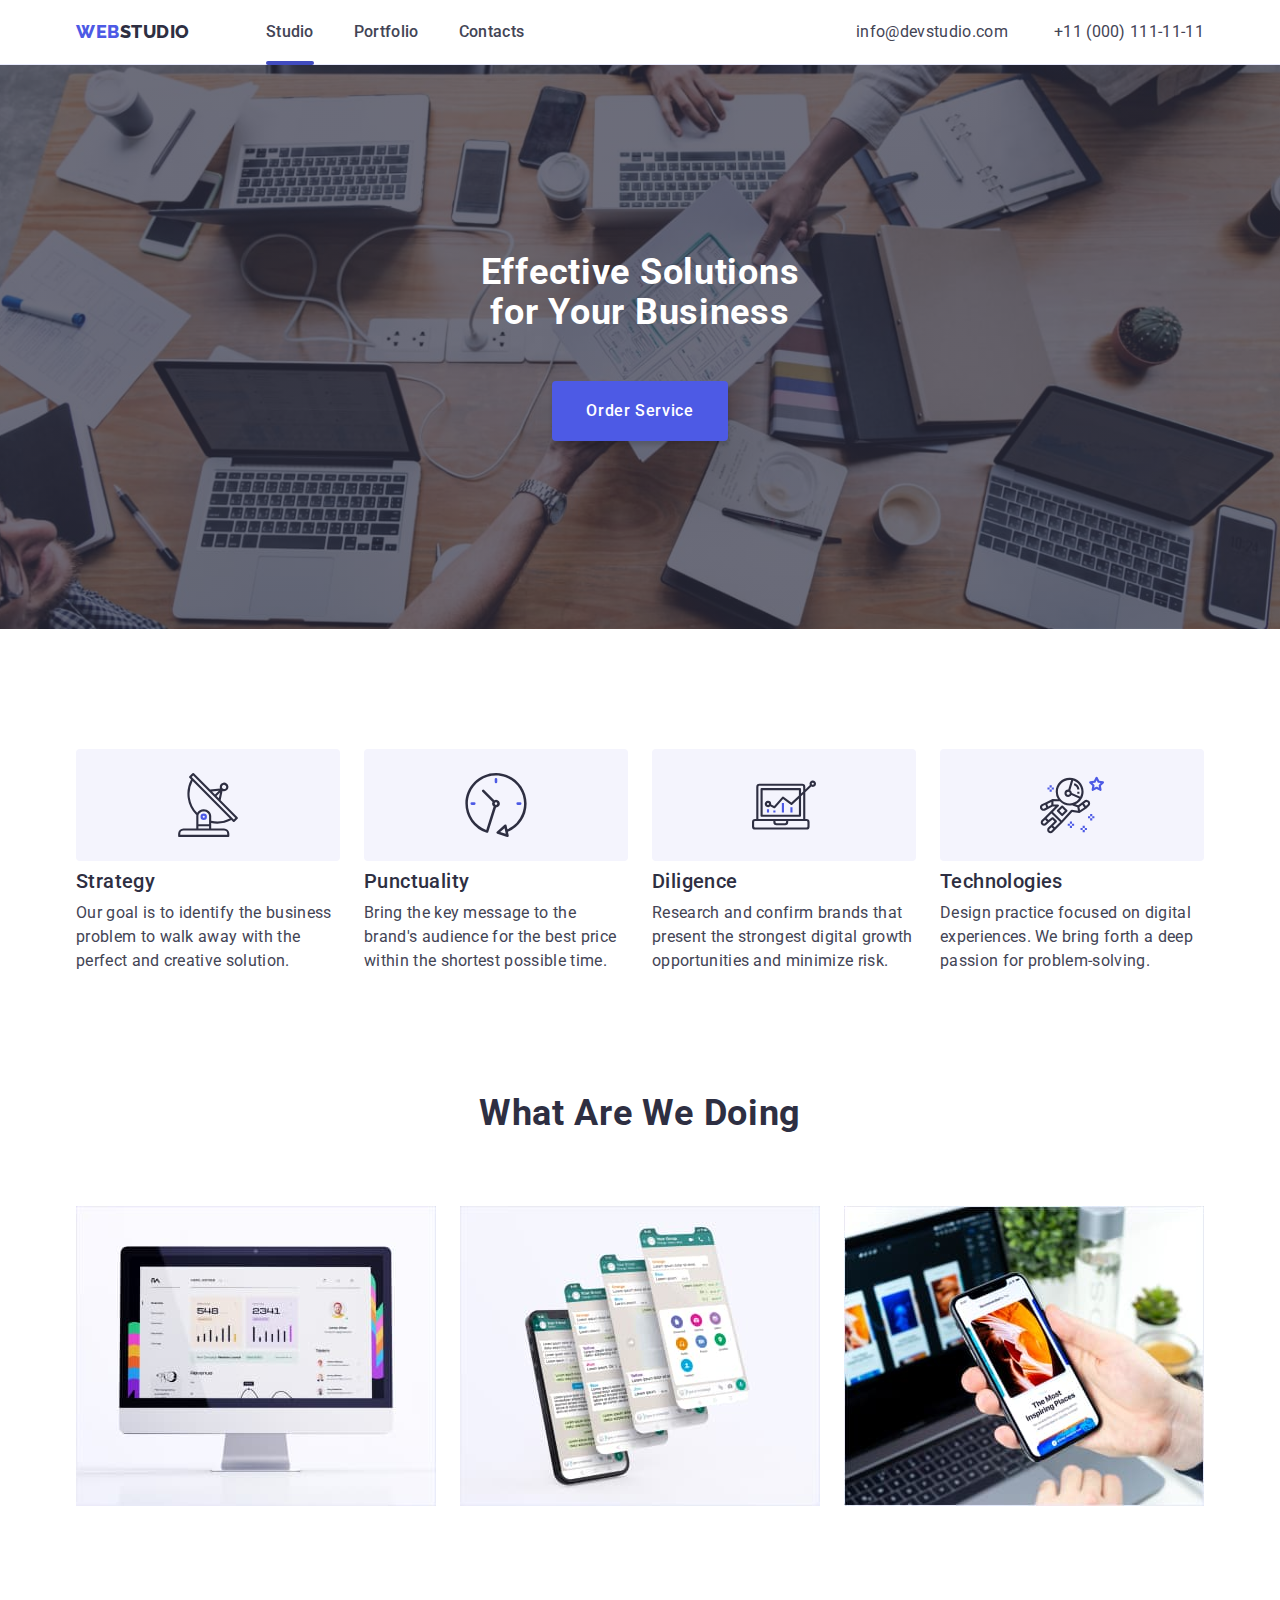
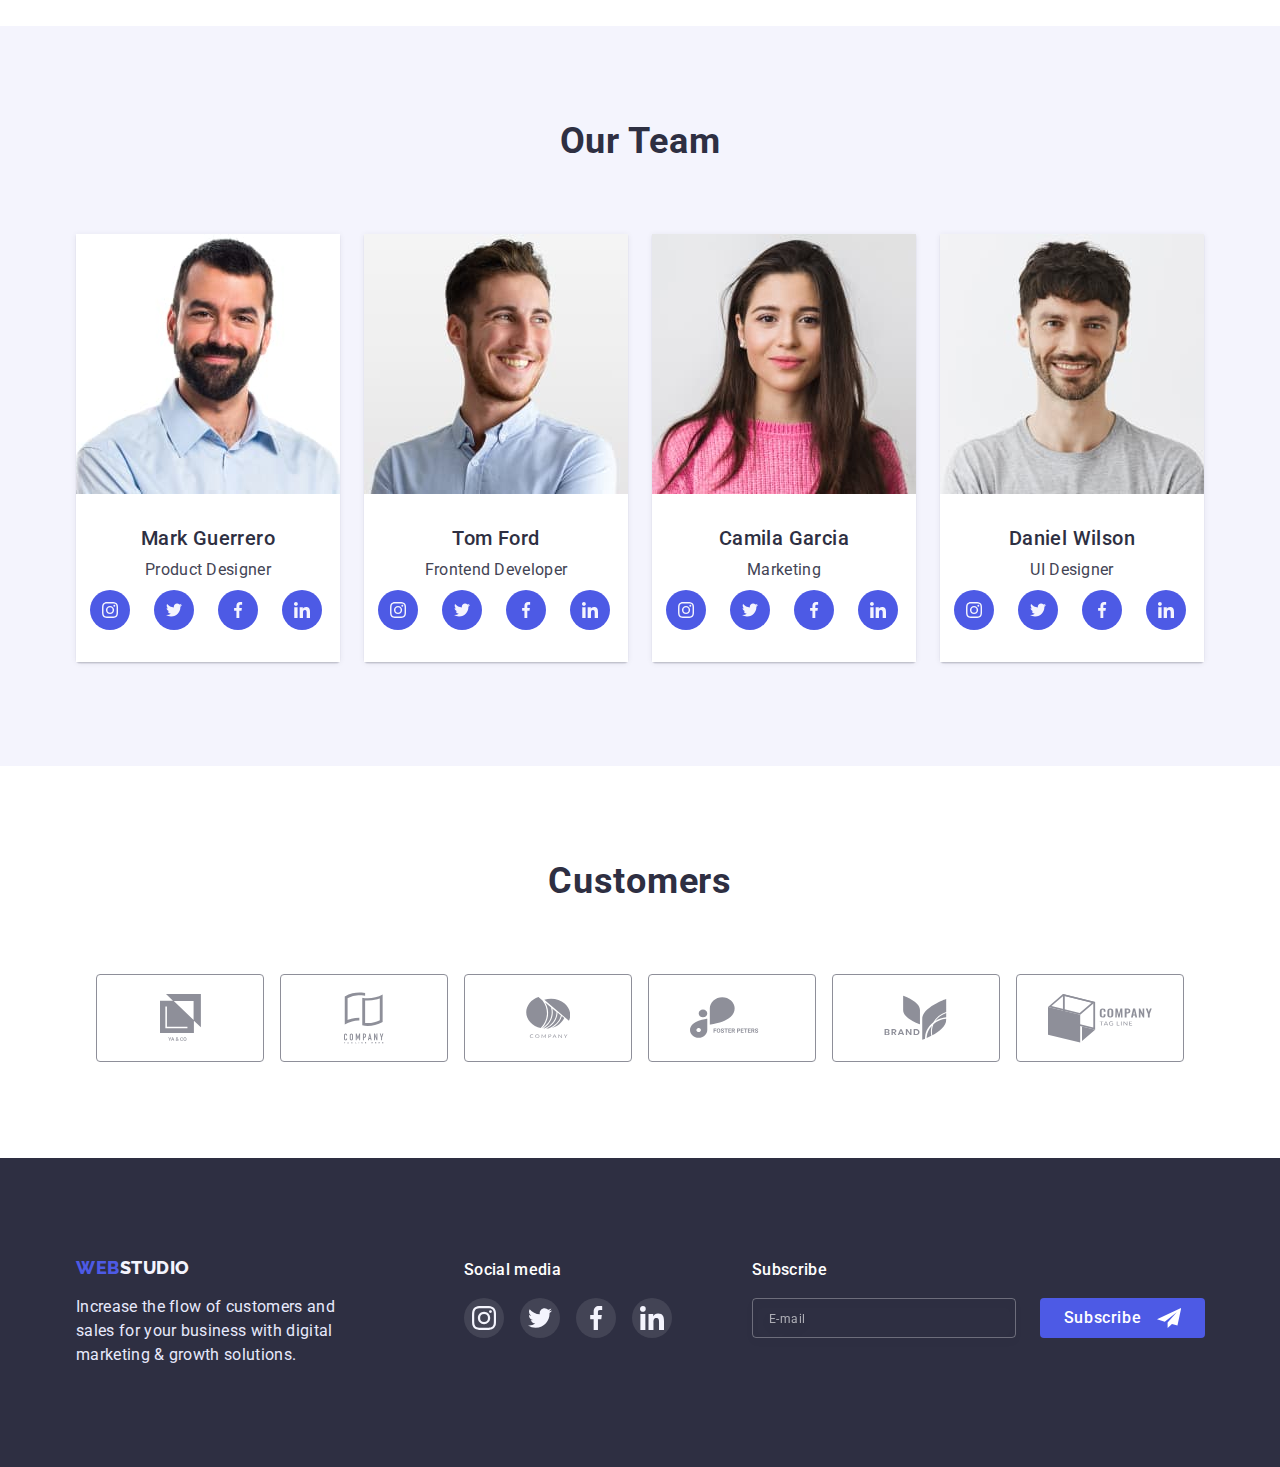
<file: index.html>
<!DOCTYPE html>
<html lang="en">
  <head>
    <meta charset="UTF-8" />
    <meta http-equiv="X-UA-Compatible" content="IE=edge" />
    <meta name="viewport" content="width=device-width, initial-scale=1.0" />
    <link rel="preconnect" href="https://fonts.googleapis.com" />
    <link rel="preconnect" href="https://fonts.gstatic.com" crossorigin />
    <link
      href="https://fonts.googleapis.com/css2?family=Raleway:wght@800&family=Roboto:wght@400;500;700;900&display=swap"
      rel="stylesheet"
    />
    <link
      rel="stylesheet"
      href="https://cdnjs.cloudflare.com/ajax/libs/modern-normalize/1.1.0/modern-normalize.min.css"
    />
    <link rel="stylesheet" href="./css/styles.css" />
    <title>Web Studio</title>
  </head>
  <body>
    <header class="header">
      <div class="container nav-wrap">
        <nav class="header-navigation nav-wrap">
          <a class="header-logo link item-link" href="./index.html"
            ><span class="logo-accent">Web</span>Studio</a
          >
          <ul class="header-list header-wrap">
            <li class="header-item list">
              <a
                class="header-link link item-link header-current"
                href="./index.html"
                >Studio
              </a>
            </li>
            <li class="header-item list">
              <a class="header-link link item-link" href="./portfolio.html"
                >Portfolio</a
              >
            </li>
            <li class="header-item list">
              <a class="header-link link item-link" href="">Contacts</a>
            </li>
          </ul>
        </nav>

        <address class="header-address">
          <ul class="header-address-list list header-wrap">
            <li class="address-item">
              <a
                class="header-address-link link item-link"
                href="mailto:info@devstudio.com"
                >info@devstudio.com</a
              >
            </li>
            <li class="address-item">
              <a
                class="header-address-link link item-link"
                href="tel:+110001111111"
                >+11 (000) 111-11-11</a
              >
            </li>
          </ul>
        </address>
      </div>

      <!-- mob-menu -->

      <div class="header-mobile container">
        <a class="header-logo link item-link" href="./index.html"
          ><span class="logo-accent">Web</span>Studio</a
        >
        <div class="button-mobile">
          <button type="button" class="menu-button" data-menu-open>
            <svg class="mobile-menu-icon" width="32" height="32">
              <use href="./images/icons.svg#hamburger"></use>
            </svg>
          </button>
        </div>
      </div>

      <div class="mobile-menu is-hidden" data-menu>
        <div class="container container-menu">
          <button type="button" class="close-menu-btn" data-menu-close>
            <svg class="open-mobile-menu-icon" width="8" height="8">
              <use href="./images/icons.svg#icon-modal-close"></use>
            </svg>
          </button>
          <div class="mobile-wrap">
            <ul class="mobile-nav list">
              <li class="mobile-nav-item">
                <a class="mobile-nav-link link" href="./index.html">Studio </a>
              </li>
              <li class="mobile-nav-item">
                <a class="mobile-nav-link link" href="./portfolio.html"
                  >Portfolio</a
                >
              </li>
              <li class="mobile-nav-item">
                <a class="mobile-nav-link link" href="">Contacts</a>
              </li>
            </ul>
          </div>
          <div class="mobile-wrap-bottom">
            <a class="mobile-menu-tel link" href="tel:+110001111111"
              >+11 (000) 111-11-11</a
            >
            <a class="mobile-menu-email link" href="mailto:info@devstudio.com"
              >info@devstudio.com</a
            >

            <ul class="mobile-soc-list list">
              <li class="mobile-soc-item">
                <a href="" class="mobile-soc-link link">
                  <svg class="team-soc-icon" width="24" height="24">
                    <use href="./images/icons.svg#icon-instagram"></use>
                  </svg>
                </a>
              </li>
              <li class="mobile-soc-item">
                <a href="" class="mobile-soc-link link">
                  <svg class="team-soc-icon" width="24" height="24">
                    <use href="./images/icons.svg#icon-twitter"></use>
                  </svg>
                </a>
              </li>
              <li class="mobile-soc-item">
                <a href="" class="mobile-soc-link link">
                  <svg class="team-soc-icon" width="24" height="24">
                    <use href="./images/icons.svg#icon-facebook"></use>
                  </svg>
                </a>
              </li>
              <li class="mobile-soc-item">
                <a href="" class="mobile-soc-link link">
                  <svg class="team-soc-icon" width="24" height="24">
                    <use href="./images/icons.svg#icon-linkedin"></use>
                  </svg>
                </a>
              </li>
            </ul>
          </div>
        </div>
      </div>
    </header>

    <main>
      <!--Hero block-->

      <section class="hero overlay">
        <div class="container">
          <h1 class="hero-title">Effective Solutions for Your Business</h1>
          <button class="hero-button" type="button" data-modal-open>
            Order Service
          </button>
        </div>
      </section>

      <!--Section 1-->

      <section class="features">
        <div class="container">
          <h2 class="features-title visually-hidden">Features</h2>
          <ul class="features-list list">
            <li class="features-item">
              <div class="features-icon-bg">
                <svg class="features-icon" width="64" height="64">
                  <use href="./images/icons.svg#icon-antenna"></use>
                </svg>
              </div>
              <h3 class="features-item-title">Strategy</h3>
              <p class="item-text features-item-text">
                Our goal is to identify the business problem to walk away with
                the perfect and creative solution.
              </p>
            </li>
            <li class="features-item">
              <div class="features-icon-bg">
                <svg class="features-icon" width="64" height="64">
                  <use href="./images/icons.svg#icon-clock"></use>
                </svg>
              </div>
              <h3 class="features-item-title">Punctuality</h3>
              <p class="item-text features-item-text">
                Bring the key message to the brand's audience for the best price
                within the shortest possible time.
              </p>
            </li>
            <li class="features-item">
              <div class="features-icon-bg">
                <svg class="features-icon" width="64" height="64">
                  <use href="./images/icons.svg#icon-diagram"></use>
                </svg>
              </div>
              <h3 class="features-item-title">Diligence</h3>
              <p class="item-text features-item-text">
                Research and confirm brands that present the strongest digital
                growth opportunities and minimize risk.
              </p>
            </li>
            <li class="features-item">
              <div class="features-icon-bg">
                <svg class="features-icon" width="64" height="64">
                  <use href="./images/icons.svg#icon-astronaut"></use>
                </svg>
              </div>
              <h3 class="features-item-title">Technologies</h3>
              <p class="item-text features-item-text">
                Design practice focused on digital experiences. We bring forth a
                deep passion for problem-solving.
              </p>
            </li>
          </ul>
        </div>
      </section>

      <!--Section 2-->

      <section class="about">
        <div class="container">
          <h2 class="section-title">What are we doing</h2>
          <ul class="about-list">
            <li class="about-list-item list">
              <img
                srcset="./images/img1.jpg 1x, ./images/img1-2x.jpg 2x"
                src="./images/img1.jpg"
                alt="Chart on computer monitor"
                width="360"
                height="300"
              />
            </li>
            <li class="about-list-item list">
              <img
                srcset="./images/img2.jpg 1x, ./images/img2-2x.jpg 2x"
                src="./images/img2.jpg"
                alt="Phone displays"
                width="360"
                height="300"
              />
            </li>
            <li class="about-list-item list">
              <img
                srcset="./images/img3.jpg 1x, ./images/img3-2x.jpg 2x"
                src="./images/img3.jpg"
                alt="Hand holding a smartphone"
                width="360"
                height="300"
              />
            </li>
          </ul>
        </div>
      </section>

      <!--Section 3-->

      <section class="team">
        <div class="container team-test">
          <h2 class="section-title team-title">Our Team</h2>
          <ul class="team-list list">
            <li class="team-list-item">
              <img
                src="./images/mark.jpg"
                srcset="./images/mark.jpg 1x, ./images/mark-2x.jpg 2x"
                width="264"
                alt="Mark Guerrero"
              />
              <div class="team-text-wraper">
                <h3 class="team-member-name">Mark Guerrero</h3>
                <p class="item-text">Product Designer</p>
                <ul class="team-soc-list list">
                  <li class="team-soc-item">
                    <a href="" class="team-soc-link link">
                      <svg class="team-soc-icon" width="16" height="16">
                        <use href="./images/icons.svg#icon-instagram"></use>
                      </svg>
                    </a>
                  </li>
                  <li class="team-soc-item">
                    <a href="" class="team-soc-link link">
                      <svg class="team-soc-icon" width="16" height="16">
                        <use href="./images/icons.svg#icon-twitter"></use>
                      </svg>
                    </a>
                  </li>
                  <li class="team-soc-item">
                    <a href="" class="team-soc-link link">
                      <svg class="team-soc-icon" width="16" height="16">
                        <use href="./images/icons.svg#icon-facebook"></use>
                      </svg>
                    </a>
                  </li>
                  <li class="team-soc-item">
                    <a href="" class="team-soc-link link">
                      <svg class="team-soc-icon" width="16" height="16">
                        <use href="./images/icons.svg#icon-linkedin"></use>
                      </svg>
                    </a>
                  </li>
                </ul>
              </div>
            </li>
            <li class="team-list-item">
              <img
                src="./images/tom.jpg"
                srcset="./images/tom.jpg 1x, ./images/tom-2x.jpg 2x"
                width="264"
                alt="Tom Ford"
              />
              <div class="team-text-wraper">
                <h3 class="team-member-name">Tom Ford</h3>
                <p class="item-text">Frontend Developer</p>
                <ul class="team-soc-list list">
                  <li class="team-soc-item">
                    <a href="" class="team-soc-link link">
                      <svg class="team-soc-icon" width="16" height="16">
                        <use href="./images/icons.svg#icon-instagram"></use>
                      </svg>
                    </a>
                  </li>
                  <li class="team-soc-item">
                    <a href="" class="team-soc-link link">
                      <svg class="team-soc-icon" width="16" height="16">
                        <use href="./images/icons.svg#icon-twitter"></use>
                      </svg>
                    </a>
                  </li>
                  <li class="team-soc-item">
                    <a href="" class="team-soc-link link">
                      <svg class="team-soc-icon" width="16" height="16">
                        <use href="./images/icons.svg#icon-facebook"></use>
                      </svg>
                    </a>
                  </li>
                  <li class="team-soc-item">
                    <a href="" class="team-soc-link link">
                      <svg class="team-soc-icon" width="16" height="16">
                        <use href="./images/icons.svg#icon-linkedin"></use>
                      </svg>
                    </a>
                  </li>
                </ul>
              </div>
            </li>

            <li class="team-list-item">
              <img
                src="./images/camila.jpg"
                srcset="./images/camila.jpg 1x, ./images/camila-2x.jpg 2x"
                width="264"
                alt="Camila Garcia"
              />
              <div class="team-text-wraper">
                <h3 class="team-member-name">Camila Garcia</h3>
                <p class="item-text">Marketing</p>
                <ul class="team-soc-list list">
                  <li class="team-soc-item">
                    <a href="" class="team-soc-link link">
                      <svg class="team-soc-icon" width="16" height="16">
                        <use href="./images/icons.svg#icon-instagram"></use>
                      </svg>
                    </a>
                  </li>
                  <li class="team-soc-item">
                    <a href="" class="team-soc-link link">
                      <svg class="team-soc-icon" width="16" height="16">
                        <use href="./images/icons.svg#icon-twitter"></use>
                      </svg>
                    </a>
                  </li>
                  <li class="team-soc-item">
                    <a href="" class="team-soc-link link">
                      <svg class="team-soc-icon" width="16" height="16">
                        <use href="./images/icons.svg#icon-facebook"></use>
                      </svg>
                    </a>
                  </li>
                  <li class="team-soc-item">
                    <a href="" class="team-soc-link link">
                      <svg class="team-soc-icon" width="16" height="16">
                        <use href="./images/icons.svg#icon-linkedin"></use>
                      </svg>
                    </a>
                  </li>
                </ul>
              </div>
            </li>

            <li class="team-list-item">
              <img
                src="./images/daniel.jpg"
                srcset="./images/daniel.jpg 1x, ./images/daniel-2x.jpg 2x"
                width="264"
                alt="Daniel Wilson"
              />
              <div class="team-text-wraper">
                <h3 class="team-member-name">Daniel Wilson</h3>
                <p class="item-text">UI Designer</p>
                <ul class="team-soc-list list">
                  <li class="team-soc-item">
                    <a href="" class="team-soc-link link">
                      <svg class="team-soc-icon" width="16" height="16">
                        <use href="./images/icons.svg#icon-instagram"></use>
                      </svg>
                    </a>
                  </li>
                  <li class="team-soc-item">
                    <a href="" class="team-soc-link link">
                      <svg class="team-soc-icon" width="16" height="16">
                        <use href="./images/icons.svg#icon-twitter"></use>
                      </svg>
                    </a>
                  </li>
                  <li class="team-soc-item">
                    <a href="" class="team-soc-link link">
                      <svg class="team-soc-icon" width="16" height="16">
                        <use href="./images/icons.svg#icon-facebook"></use>
                      </svg>
                    </a>
                  </li>
                  <li class="team-soc-item">
                    <a href="" class="team-soc-link link">
                      <svg class="team-soc-icon" width="16" height="16">
                        <use href="./images/icons.svg#icon-linkedin"></use>
                      </svg>
                    </a>
                  </li>
                </ul>
              </div>
            </li>
          </ul>
        </div>
      </section>

      <!-- Customers  -->

      <section class="customers">
        <div class="container">
          <h2 class="customers-title">Customers</h2>
          <ul class="customers-list list">
            <li class="customers-item">
              <a href="" class="customers-link link">
                <svg class="customers-icon" width="41" height="47">
                  <use href="./images/icons.svg#icon-client-one"></use>
                </svg>
              </a>
            </li>
            <li class="customers-item">
              <a href="" class="customers-link link">
                <svg class="customers-icon" width="40" height="52">
                  <use href="./images/icons.svg#icon-client-two"></use>
                </svg>
              </a>
            </li>
            <li class="customers-item">
              <a href="" class="customers-link link">
                <svg class="customers-icon" width="44" height="41">
                  <use href="./images/icons.svg#icon-client-three"></use>
                </svg>
              </a>
            </li>
            <li class="customers-item">
              <a href="" class="customers-link link">
                <svg class="customers-icon" width="84" height="41">
                  <use href="./images/icons.svg#icon-client-four"></use>
                </svg>
              </a>
            </li>
            <li class="customers-item">
              <a href="" class="customers-link link">
                <svg class="customers-icon" width="63" height="45">
                  <use href="./images/icons.svg#icon-client-five"></use>
                </svg>
              </a>
            </li>
            <li class="customers-item">
              <a href="" class="customers-link link">
                <svg class="customers-icon" width="104" height="56">
                  <use href="./images/icons.svg#icon-client-six"></use>
                </svg>
              </a>
            </li>
          </ul>
        </div>
      </section>

      <!-- Footer  -->

      <footer class="footer">
        <div class="container foot">
          <div class="footer-wrap">
            <a class="footer-logo link" href="./index.html"
              ><span class="logo-accent">Web</span>Studio</a
            >
            <p class="footer-text">
              Increase the flow of customers and sales for your business with
              digital marketing &#38; growth solutions.
            </p>
          </div>
          <div class="soc">
            <p class="footer-soc-text">Social media</p>
            <ul class="footer-soc-list list">
              <li class="footer-soc-item">
                <a href="" class="footer-soc-link link">
                  <svg class="footer-icon" width="24px" height="24px">
                    <use href="./images/icons.svg#icon-instagram"></use>
                  </svg>
                </a>
              </li>
              <li class="footer-soc-item">
                <a href="" class="footer-soc-link link">
                  <svg class="footer-icon" width="24px" height="24px">
                    <use href="./images/icons.svg#icon-twitter"></use>
                  </svg>
                </a>
              </li>
              <li class="footer-soc-item">
                <a href="" class="footer-soc-link link">
                  <svg class="footer-icon" width="24px" height="24px">
                    <use href="./images/icons.svg#icon-facebook"></use>
                  </svg>
                </a>
              </li>
              <li class="footer-soc-item">
                <a href="" class="footer-soc-link link">
                  <svg class="footer-icon" width="24px" height="24px">
                    <use href="./images/icons.svg#icon-linkedin"></use>
                  </svg>
                </a>
              </li>
            </ul>
          </div>
          <div class="footer-form">
            <p class="footer-form-text">Subscribe</p>
            <form class="form-container">
              <div class="footer-form-wrap">
                <label class="input-email" for="user-email"></label>
                <input
                  class="footer-input"
                  type="email"
                  id="user-email"
                  name="user-email"
                  placeholder="E-mail"
                />
              </div>
              <div class="btn-wrap">
                <button class="footer-form-btn" type="submit">
                  Subscribe
                  <svg class="footer-btn-icon" width="24" height="24">
                    <use href="./images/icons.svg#icon-icon-send"></use>
                  </svg>
                </button>
              </div>
            </form>
          </div>
        </div>
      </footer>

      <!-- BACKDROP -->

      <div class="backdrop is-hidden" data-modal>
        <div class="modal">
          <button type="button" class="modal-close-btn" data-modal-close>
            <svg class="modal-close-icon" width="8" height="8">
              <use href="./images/icons.svg#icon-modal-close"></use>
            </svg>
          </button>
          <p class="modal-title">
            Leave your contacts and we will call you back
          </p>
          <form>
            <div class="modal-field">
              <label class="input-text" for="user-name">Name</label>
              <div class="input-wrap">
                <input
                  class="modal-input"
                  type="text"
                  id="user-name"
                  name="user-nme"
                />
                <svg class="modal-icon" width="18" height="18">
                  <use href="./images/icons.svg#icon-person"></use>
                </svg>
              </div>
            </div>

            <div class="modal-field">
              <label class="input-text" for="user-phone">Phone</label>
              <div class="input-wrap">
                <input
                  class="modal-input"
                  type="phone"
                  id="user-phone"
                  name="user-phone"
                />
                <svg class="modal-icon" width="18" height="24">
                  <use href="./images/icons.svg#icon-phone"></use>
                </svg>
              </div>
            </div>

            <div class="modal-field">
              <label class="input-text" for="user-email">Email</label>
              <div class="input-wrap">
                <input
                  class="modal-input"
                  type="email"
                  id="user-email"
                  name="user-email"
                />
                <svg class="modal-icon" width="18" height="24">
                  <use href="./images/icons.svg#icon-email"></use>
                </svg>
              </div>
            </div>
            <div class="modal-field">
              <label class="input-text" for="user-text">Comment</label>
              <textarea
                name="user-text"
                id="user-text"
                class="modal-comment"
                placeholder="Text input"
              ></textarea>
            </div>
            <div class="modal-field">
              <input
                class="input-check visually-hidden"
                type="checkbox"
                id="policy"
                value="true"
              />
              <label for="policy" class="check-text">
                <span>
                  <svg class="check-icon" width="10" height="8">
                    <use href="./images/icons.svg#icon-check"></use>
                  </svg> </span
                >I accept the terms and conditions of the&nbsp
                <a class="policy-text" href="">Privacy Policy</a></label
              >
            </div>

            <button type="submit" class="submit-btn">Send</button>
          </form>
        </div>
      </div>
    </main>

    <script src="./js/modal.js"></script>
    <script src="./js/menu.js"></script>
  </body>
</html>
</file>
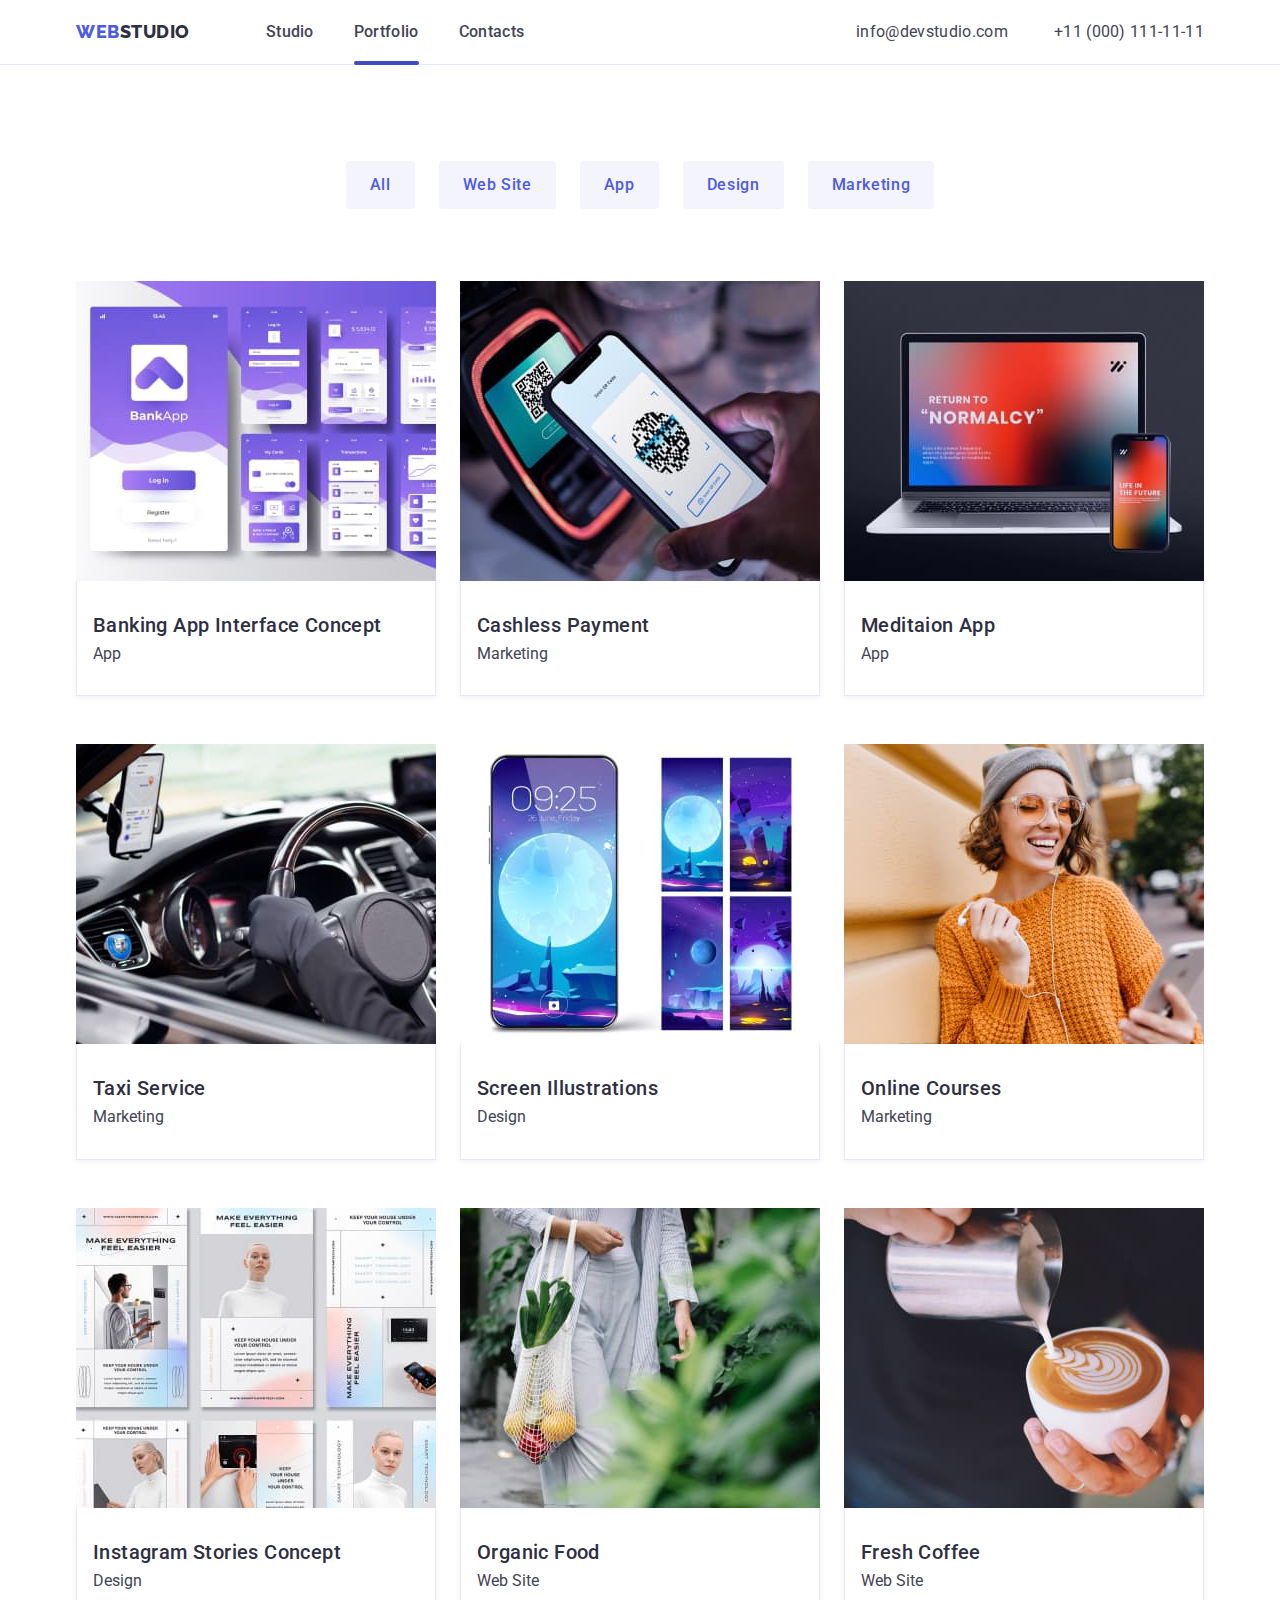
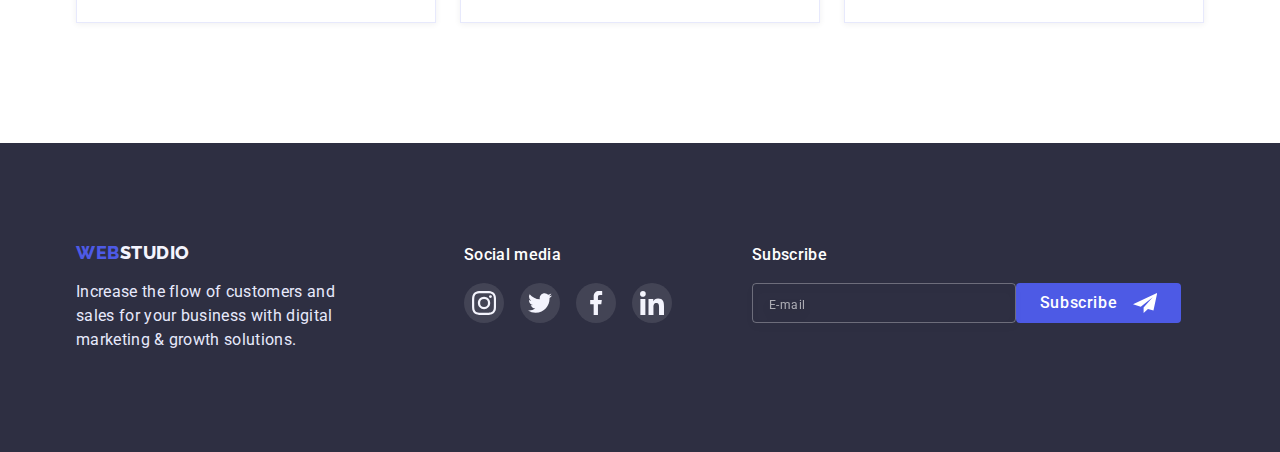
<file: portfolio.html>
<!DOCTYPE html>
<html lang="en">
  <head>
    <meta charset="UTF-8" />
    <meta http-equiv="X-UA-Compatible" content="IE=edge" />
    <meta name="viewport" content="width=device-width, initial-scale=1.0" />
    <link rel="preconnect" href="https://fonts.googleapis.com" />
    <link rel="preconnect" href="https://fonts.gstatic.com" crossorigin />
    <link
      href="https://fonts.googleapis.com/css2?family=Raleway:wght@900&family=Roboto:wght@400;500;700;900&display=swap"
      rel="stylesheet"
    />
    <link
      rel="stylesheet"
      href="https://cdnjs.cloudflare.com/ajax/libs/modern-normalize/1.1.0/modern-normalize.min.css"
    />
    <link rel="stylesheet" href="./css/styles.css" />
    <title>Web Studio</title>
  </head>
  <body>
    <header class="header"> 
      <div class="container nav-wrap">
        <nav class="header-navigation nav-wrap">
          <a class="header-logo link item-link" href="./index.html"
            ><span class="logo-accent">Web</span>Studio</a
          >
          <ul class="header-list header-wrap">
            <li class="header-item list">
              <a
                class="header-link link item-link"
                href="./index.html"
                >Studio
              </a>
            </li>
            <li class="header-item list">
              <a class="header-link link item-link header-current" href="./portfolio.html"
                >Portfolio</a
              >
            </li>
            <li class="header-item list">
              <a class="header-link link item-link" href="">Contacts</a>
            </li>
          </ul>
        </nav>
        
        <address class="header-address">
          <ul class="header-address-list list header-wrap">
            <li class="address-item">
              <a
                class="header-address-link link item-link"
                href="mailto:info@devstudio.com"
                >info@devstudio.com</a
              >
            </li>
            <li class="address-item">
              <a
                class="header-address-link link item-link"
                href="tel:+110001111111"
                >+11 (000) 111-11-11</a
              >
            </li>
          </ul>
        </address>
      </div>

      <!-- mob-menu -->

      <div class="header-mobile container">
      <a class="header-logo link item-link" href="./index.html"
            ><span class="logo-accent">Web</span>Studio</a
          >
          <div class="button-mobile">
          <button type="button" class="menu-button" data-menu-open>
            <svg class="mobile-menu-icon" width="32" height="32">
              <use href="./images/icons.svg#hamburger"></use>
            </svg>
          </button>
          </div>
      </div>
      
      <div class="mobile-menu is-hidden" data-menu>
        <div class="container">
            <button type="button" class="close-menu-btn" data-menu-close>
            <svg class="open-mobile-menu-icon" width="8" height="8">
              <use href="./images/icons.svg#icon-modal-close"></use>
            </svg>
          </button>
          <div class="mobile-wrap">
          <ul class="mobile-nav list">
            <li class="mobile-nav-item"><a
                class="mobile-nav-link link"
                href="./index.html"
                >Studio
              </a></li>
            <li class="mobile-nav-item"><a class="mobile-nav-link link" href="./portfolio.html"
                >Portfolio</a
              ></li>
            <li class="mobile-nav-item"><a class="mobile-nav-link link" href="">Contacts</a></li>
          </ul>
          </div>
          <div class="mobile-wrap-bottom">
          <a
                class="mobile-menu-tel link"
                href="tel:+110001111111"
                >+11 (000) 111-11-11</a
              >
          <a
                class="mobile-menu-email link"
                href="mailto:info@devstudio.com"
                >info@devstudio.com</a
              >
              

              <ul class="mobile-soc-list list">
                  <li class="mobile-soc-item">
                    <a href="" class="mobile-soc-link link">
                      <svg class="team-soc-icon" width="24" height="24">
                        <use href="./images/icons.svg#icon-instagram"></use>
                      </svg>
                    </a>
                  </li>
                  <li class="mobile-soc-item">
                    <a href="" class="mobile-soc-link link">
                      <svg class="team-soc-icon" width="24" height="24">
                        <use href="./images/icons.svg#icon-twitter"></use>
                      </svg>
                    </a>
                  </li>
                  <li class="mobile-soc-item">
                    <a href="" class="mobile-soc-link link">
                      <svg class="team-soc-icon" width="24" height="24">
                        <use href="./images/icons.svg#icon-facebook"></use>
                      </svg>
                    </a>
                  </li>
                  <li class="mobile-soc-item">
                    <a href="" class="mobile-soc-link link">
                      <svg class="team-soc-icon" width="24" height="24">
                        <use href="./images/icons.svg#icon-linkedin"></use>
                      </svg>
                    </a>
                  </li>
                </ul>
                </div>
                </div>
          </div>
    </header>
    <main>
      <!-- Filter -->
      <section class="filter">
        <div class="container">
          <ul class="filter-list list">
            <li class="filter-list-item">
              <button type="button" class="filter-list-button">All</button>
            </li>
            <li class="filter-list-item">
              <button type="button" class="filter-list-button">Web Site</button>
            </li>
            <li class="filter-list-item">
              <button type="button" class="filter-list-button">App</button>
            </li>
            <li class="filter-list-item">
              <button type="button" class="filter-list-button">Design</button>
            </li>
            <li class="filter-list-item">
              <button type="button" class="filter-list-button">
                Marketing
              </button>
            </li>
          </ul>
        </div>

        <!-- GALLERY -->

        <div class="container">
          <h1 class="our-work-title visually-hidden">Our work</h1>
          <ul class="our-work-list list">
            <li class="our-work-list-item">
              <div class="our-work-overlay">
                <picture>
                  <source srcset="./images/banking-app.jpg 1x, ./images/banking-app-2x.jpg 2x"
                  media="(min-width: 1200px)">
                  <source srcset="./images/banking-app-tablet.jpg 1x, ./images/banking-app-tablet-2x.jpg 2x"
                  media="(min-width: 768px)" >
                  <source srcset="./images/banking-app-mobile.jpg 1x, ./images/banking-app-mobile-2x.jpg 2x"
                  media="(max-width: 767px)" >
                  <img
                  src="./images/banking-app.jpg"
                  alt="Interface of the Baking App"
                />
                </picture>
                <p class="our-work-overlay-text">
                  14 Stylish and User-Friendly App Design Concepts · Task
                  Manager App · Calorie Tracker App · Exotic Fruit Ecommerce App
                  · Cloud Storage App
                </p>
              </div>

              <div class="our-work-text-wrap">
                <h2 class="our-work-item-title">
                  Banking App Interface Concept
                </h2>
                <p class="our-work-item-text">App</p>
              </div>
            </li>
            <li class="our-work-list-item">
              <div class="our-work-overlay">
                <picture>
                  <source srcset="./images/cashless-payment.jpg 1x, ./images/cashless-payment-2x.jpg 2x"
                  media="(min-width: 1200px)">
                  <source srcset="./images/cashless-payment-tablet.jpg 1x, ./images/cashless-payment-tablet-2x.jpg 2x"
                  media="(min-width: 768px)">
                  <source srcset="./images/cashless-payment-mobile.jpg 1x, ./images/cashless-payment-mobile-2x.jpg 2x"
                  media="(max-width: 767px)">
                  <img
                  src="./images/cashless-payment.jpg"
                  alt="Paymant made without via phone" 
                />
                </picture>
                
              <p class="our-work-overlay-text">
                  14 Stylish and User-Friendly App Design Concepts · Task
                  Manager App · Calorie Tracker App · Exotic Fruit Ecommerce App
                  · Cloud Storage App
                </p>
              </div>
              <div class="our-work-text-wrap">
                <h2 class="our-work-item-title">Cashless Payment</h2>
                <p class="our-work-item-text">Marketing</p>
              </div>
            </li>
            <li class="our-work-list-item">
              <div class="our-work-overlay">
                <picture>
                  <source srcset="./images/meditation-app.jpg 1x, ./images/meditation-app-2x.jpg 2x"
                  media="(min-width: 1200px)">
                  <source srcset="./images/meditation-app-tablet.jpg 1x, ./images/meditation-app-tablet-2x.jpg 2x"
                  media="(min-width: 768px)">
                  <source srcset="./images/meditation-app-mobile.jpg 1x, ./images/meditation-app-mobile-2x.jpg 2x"
                  media="(max-width: 767px)">
                  <img
                  src="./images/meditation-app.jpg"
                  alt="Meditation App advertisment"
                />
                </picture>
                
                <p class="our-work-overlay-text">
                  14 Stylish and User-Friendly App Design Concepts · Task
                  Manager App · Calorie Tracker App · Exotic Fruit Ecommerce App
                  · Cloud Storage App
                </p>
              </div>
              <div class="our-work-text-wrap">
                <h2 class="our-work-item-title">Meditaion App</h2>
                <p class="our-work-item-text">App</p>
              </div>
            </li>
            <li class="our-work-list-item">
              <div class="our-work-overlay">
                <picture>
                  <source srcset="./images/taxi-service.jpg 1x, ./images/taxi-service-2x.jpg 2x"
                  media="(min-width: 1200px)">
                  <source srcset="./images/taxi-service-tablet.jpg 1x, ./images/taxi-service-tablet-2x.jpg 2x"
                  media="(min-width: 768px)">
                  <source srcset="./images/taxi-service-mobile.jpg 1x, ./images/taxi-service-mobile-2x.jpg 2x"
                  media="(max-width: 767px)">
                  <img src="./images/taxi-service.jpg" alt="Taxi" />
                </picture>
                
                <p class="our-work-overlay-text">
                  14 Stylish and User-Friendly App Design Concepts · Task
                  Manager App · Calorie Tracker App · Exotic Fruit Ecommerce App
                  · Cloud Storage App
                </p>
              </div>

              <div class="our-work-text-wrap">
                <h2 class="our-work-item-title">Taxi Service</h2>
                <p class="our-work-item-text">Marketing</p>
              </div>
            </li>
            <li class="our-work-list-item">
              <div class="our-work-overlay">
                <picture>
                  <source srcset="./images/screen-illustrations.jpg 1x, ./images/screen-illustrations-2x.jpg 2x"
                  media="(min-width: 1200px)">
                  <source srcset="./images/screen-illustrations-tablet.jpg 1x, ./images/screen-illustrations-tablet-2x.jpg 2x"
                  media="(min-width: 768px)">
                  <source srcset="./images/screen-illustrations-mobile.jpg 1x, ./images/screen-illustrations-mobile-2x.jpg 2x"
                  media="(max-width: 767px)">
                  <img
                  src="./images/screen-illustrations.jpg"
                  alt="Illustrations on the screen"
                
                />
                </picture>
                
                <p class="our-work-overlay-text">
                  14 Stylish and User-Friendly App Design Concepts · Task
                  Manager App · Calorie Tracker App · Exotic Fruit Ecommerce App
                  · Cloud Storage App
                </p>
              </div>
              <div class="our-work-text-wrap">
                <h2 class="our-work-item-title">Screen Illustrations</h2>
                <p class="our-work-item-text">Design</p>
              </div>
            </li>
            <li class="our-work-list-item">
              <div class="our-work-overlay">
                <picture>
                  <source srcset="./images/online-cources.jpg 1x, ./images/online-cources-2x.jpg 2x"
                  media="(min-width: 1200px)">
                  <source srcset="./images/online-cources-tablet.jpg 1x, ./images/online-cources-tablet-2x.jpg 2x"
                  media="(min-width: 768px)">
                  <source srcset="./images/online-cources-mobile.jpg 1x, ./images/online-cources-mobile-2x.jpg 2x"
                  media="(max-width: 767px)">
                  <img
                  src="./images/online-cources.jpg"
                  alt="A smiling woman is taking online cources"
                  
                />
                </picture>
          
                <p class="our-work-overlay-text">
                  14 Stylish and User-Friendly App Design Concepts · Task
                  Manager App · Calorie Tracker App · Exotic Fruit Ecommerce App
                  · Cloud Storage App
                </p>
              </div>
              <div class="our-work-text-wrap">
                <h2 class="our-work-item-title">Online Courses</h2>
                <p class="our-work-item-text">Marketing</p>
              </div>
            </li>
            <li class="our-work-list-item">
              <div class="our-work-overlay">
                <picture>
                  <source srcset="./images/insta-concept.jpg 1x, ./images/insta-concept-2x.jpg 2x"
                  media="(min-width: 1200px)">
                  <source srcset="./images/insta-concept-tablet.jpg 1x, ./images/insta-concept-tablet-2x.jpg 2x"
                  media="(min-width: 768px)">
                  <source srcset="./images/insta-concept-mobile.jpg 1x, ./images/insta-concept-mobile-2x.jpg 2x"
                  media="(max-width: 767px)">
                  <img
                  src="./images/insta-concept.jpg"
                  alt="Concepts for instagram stories displayed"
    
                />
                </picture>
                
                <p class="our-work-overlay-text">
                  14 Stylish and User-Friendly App Design Concepts · Task
                  Manager App · Calorie Tracker App · Exotic Fruit Ecommerce App
                  · Cloud Storage App
                </p>
              </div>
              <div class="our-work-text-wrap">
                <h2 class="our-work-item-title">Instagram Stories Concept</h2>
                <p class="our-work-item-text">Design</p>
              </div>
            </li>
            <li class="our-work-list-item">
              <div class="our-work-overlay">
                <picture>
                  <source srcset="./images/organic-food.jpg 1x, ./images/organic-food-2x.jpg 2x"
                  media="(min-width: 1200px)">
                  <source srcset="./images/organic-food-tablet.jpg 1x, ./images/organic-food-tablet-2x.jpg 2x"
                  media="(min-width: 768px)">
                  <source srcset="./images/organic-food-mobile.jpg 1x, ./images/organic-food-mobile-2x.jpg 2x"
                  media="(max-width: 767px)">
                  <img
                  src="./images/organic-food.jpg"
                  alt="A woman with a bag of fruits and greens"
                  
                />
                </picture>
            
                <p class="our-work-overlay-text">
                  14 Stylish and User-Friendly App Design Concepts · Task
                  Manager App · Calorie Tracker App · Exotic Fruit Ecommerce App
                  · Cloud Storage App
                </p>
              </div>
              <div class="our-work-text-wrap">
                <h2 class="our-work-item-title">Organic Food</h2>
                <p class="our-work-item-text">Web Site</p>
              </div>
            </li>
            <li class="our-work-list-item">
              <div class="our-work-overlay">
                <picture>
                  <source srcset="./images/fresh-coffee.jpg 1x, ./images/fresh-coffee-2x.jpg 2x"
                  media="(min-width: 1200px)">
                  <source srcset="./images/fresh-coffee-tablet.jpg 1x, ./images/fresh-coffee-tablet-2x.jpg 2x"
                  media="(min-width: 768px)">
                  <source srcset="./images/fresh-coffee-mobile.jpg 1x, ./images/fresh-coffee-mobile-2x.jpg 2x"
                  media="(max-width: 767px)">
                  <img
                  src="./images/fresh-coffee.jpg"
                  alt="Coffee art"
                  
                />
                </picture>
                
                <p class="our-work-overlay-text">
                  14 Stylish and User-Friendly App Design Concepts · Task
                  Manager App · Calorie Tracker App · Exotic Fruit Ecommerce App
                  · Cloud Storage App
                </p>
              </div>
              <div class="our-work-text-wrap">
                <h2 class="our-work-item-title">Fresh Coffee</h2>
                <p class="our-work-item-text">Web Site</p>
              </div>
            </li>
          </ul>
        </div>
      </section>
    </main>

   <footer class="footer">
        <div class="container foot">
          <div class="footer-wrap">
            <a class="footer-logo link" href="./index.html"
              ><span class="logo-accent">Web</span>Studio</a
            >
            <p class="footer-text">
              Increase the flow of customers and sales for your business with
              digital marketing &#38; growth solutions.
            </p>
          </div>
          <div class="soc">
            <p class="footer-soc-text">Social media</p>
            <ul class="footer-soc-list list">
              <li class="footer-soc-item">
                <a href="" class="footer-soc-link link">
                  <svg class="footer-icon" width="24px" height="24px">
                    <use href="./images/icons.svg#icon-instagram"></use>
                  </svg>
                </a>
              </li>
              <li class="footer-soc-item">
                <a href="" class="footer-soc-link link">
                  <svg class="footer-icon" width="24px" height="24px">
                    <use href="./images/icons.svg#icon-twitter"></use>
                  </svg>
                </a>
              </li>
              <li class="footer-soc-item">
                <a href="" class="footer-soc-link link">
                  <svg class="footer-icon" width="24px" height="24px">
                    <use href="./images/icons.svg#icon-facebook"></use>
                  </svg>
                </a>
              </li>
              <li class="footer-soc-item">
                <a href="" class="footer-soc-link link">
                  <svg class="footer-icon" width="24px" height="24px">
                    <use href="./images/icons.svg#icon-linkedin"></use>
                  </svg>
                </a>
              </li>
            </ul>
          </div>
          <div class="footer-form">
            <p class="footer-form-text">Subscribe</p>
            <form>
              <div class="footer-form-wrap">
              <label class="input-email" for="user-email"></label>
              <input
                class="footer-input"
                type="email"
                id="user-email"
                name="user-email"
                placeholder="E-mail"
              />
              <div class="btn-wrap">
            <button class="footer-form-btn" type="submit">Subscribe
              <svg class="footer-btn-icon" width="24" height="24">
                  <use href="./images/icons.svg#icon-icon-send"></use>
                </svg>
            </button>
            </div>
            
            </form>
            </div>
          </div>
        </div>
      </footer>

      <script src="./js/menu.js"></script>

  </body>
</html>
</file>
<file: css/styles.css>
:root {
  --main-title-color: #2e2f42;
  --main-text-color: #434455;
  --secondary-title-color: #ffffff;
  --main-button-text-color: #ffffff;
  --secondary-button-text-color: #4d5ae5;
  --main-accent-color: #404bbf;
  --main-background-color: #ffffff;
  --secondary-background-color: #2e2f42;
  --footer-text-color: #e7e9fc;
  --filter-btn-color: #f4f4fd;
  --secondary-backgroud-btn-color: #4d5ae5;
  --logo-accent-footer: #f4f4fd;
  --common-background-collor: #f4f4fd;
  --hover-soc-btn-color: #31d0aa;
  --logo-elements-color: #8e8f99;
  --overlay-card-color: #4d5ae5;
  --transition-timing-function: cubic-bezier(0.4, 0, 0.2, 1);
  --checkbox-text-color: #757575;
  --icon-color: #f4f4fd;
}

html {
  box-sizing: border-box;
}

ul {
  margin: 0;
  padding: 0;
}

img {
  display: block;
  max-width: 100%;
  height: auto;
}

h1,
h2,
h3,
h4,
h5,
h6,
p {
  margin: 0;
}

body {
  font-family: 'Roboto', sans-serif;
  color: var(--main-text-color);
  background-color: var(--main-background-color);
}

.link {
  text-decoration: none;
}
.list {
  list-style: none;
}

.no-scroll {
  overflow: hidden;
}

.container {
  padding-left: 15px;
  padding-right: 15px;
}

@media screen and (min-width: 480px) {
  .container {
    width: 428px;
    margin: auto;
  }
}

@media screen and (min-width: 768px) {
  .container {
    width: 766px;
  }
}

@media screen and (min-width: 1200px) {
  .container {
    width: 1158px;
  }
}

.item-text {
  font-size: 16px;
  line-height: 1.5;
  letter-spacing: 0.02em;
  color: var(--main-text-color);
}

.section-title {
  margin-bottom: 72px;

  font-weight: 700;
  font-size: 36px;
  line-height: 1.11;
  letter-spacing: 0.02em;
  text-transform: capitalize;
  color: var(--main-title-color);
  text-align: center;
}

.visually-hidden {
  position: absolute;
  white-space: nowrap;
  width: 1px;
  height: 1px;
  overflow: hidden;
  border: 0;
  padding: 0;
  clip: rect(0 0 0 0);
  clip-path: inset(50%);
  margin: -1px;
}

/* -----------------HEADER--------------------- */

@media screen and (max-width: 767px) {
  .header-navigation {
    display: none;
  }

  .header-address-list {
    display: none;
  }

  .header-mobile {
    display: flex;
    align-items: center;
    justify-content: space-between;
    padding-top: 24px;
    padding-bottom: 24px;

    border-bottom: 1px solid #e7e9fc;
  }

  .header-logo {
    font-family: 'Raleway';
    font-weight: 800;
    font-size: 18px;
    line-height: 1.33;
    letter-spacing: 0.03em;
    text-transform: uppercase;
    color: var(--main-title-color);
  }

  .logo-accent {
    color: var(--secondary-button-text-color);
  }

  /* mob-menu */

  .menu-button {
    background: transparent;
    border: none;
  }

  .mobile-menu {
    width: 100%;
    height: 100%;
    z-index: 1;
    position: fixed;
    top: 0;
    background-color: var(--main-background-color);
    transition: 250ms var(--transition-timing-function);
  }

  .mobile-menu > .container {
    height: 100%;
    display: flex;
    flex-direction: column;
    overflow: auto;
  }

  .mobile-wrap-bottom {
    margin-top: auto;
  }

  .container-menu {
    position: relative;
  }

  .close-menu-btn {
    top: 40px;
    right: 24px;
    position: absolute;
    width: 24px;
    height: 24px;
    background: #e7e9fc;
    border: 1px solid rgba(0, 0, 0, 0.1);
    border-radius: 50%;
    display: flex;
    justify-content: center;
    align-items: center;
    margin-left: auto;
    cursor: pointer;
    padding: 0;
    margin-bottom: 32px;

    transition-property: background-color;
    transition-duration: 250ms;
    transition-timing-function: var(--transition-timing-function);
  }

  .close-menu-btn:focus,
  .close-menu-btn:active {
    fill: #e7e9fc;
    background-color: var(--main-accent-color);
    outline: none;
  }

  .mobile-nav {
    margin-bottom: 200px;
    margin-top: 80px;
  }

  .mobile-nav-link {
    font-weight: 700;
    font-size: 36px;
    line-height: 1.11;
    letter-spacing: 0.02em;
    color: var(--main-title-color);
    padding-left: 24px;
  }

  .mobile-nav-link:focus {
    color: var(--main-accent-color);
    outline: none;
  }

  .mobile-nav-item:not(:last-child) {
    margin-bottom: 40px;
  }

  .mobile-menu-tel {
    font-weight: 700;
    font-size: 36px;
    line-height: 1.11;
    letter-spacing: 0.02em;
    color: var(--secondary-button-text-color);
    margin-bottom: 40px;
    display: block;
    padding-left: 24px;
  }

  .mobile-menu-tel:focus {
    outline: none;
  }

  .mobile-menu-email {
    display: block;
    font-weight: 500;
    font-size: 20px;
    line-height: 24px;
    letter-spacing: 0.02em;
    color: var(--main-text-color);
    margin-bottom: 48px;
    padding-left: 24px;
  }

  .mobile-menu-email:focus {
    color: var(--main-accent-color);
    outline: none;
  }

  .mobile-soc-list {
    display: flex;
    justify-content: space-around;
    margin-bottom: 40px;
  }

  .mobile-soc-item {
    width: 40px;
    height: 40px;
  }

  .mobile-soc-link {
    display: flex;
    justify-content: center;
    align-items: center;
    border-radius: 50%;
    width: 100%;
    height: 100%;
    background-color: var(--secondary-backgroud-btn-color);
  }

  .mobile-soc-link:focus {
    background: var(--main-accent-color);
    outline: none;
  }
}

@media screen and (min-width: 768px) {
  .header-mobile {
    display: none;
  }

  .mobile-menu {
    display: none;
  }

  .header {
    border-bottom: 1px solid #e7e9fc;
  }

  .header-logo {
    font-family: 'Raleway';
    font-weight: 800;
    font-size: 18px;
    line-height: 1.33;
    letter-spacing: 0.03em;
    text-transform: uppercase;
    color: var(--main-title-color);
  }

  .logo-accent {
    color: var(--secondary-button-text-color);
  }

  .nav-wrap {
    display: flex;
    align-items: center;
  }

  .header-link {
    font-weight: 500;
    font-size: 16px;
    line-height: 1.5;
    letter-spacing: 0.02em;
    color: var(--main-text-color);

    transition-property: color;
    transition-duration: 250ms;
    transition-timing-function: var(--transition-timing-function);
  }

  .header-current {
    position: relative;
  }

  .header-current::after {
    position: absolute;
    left: 0;
    bottom: -4px;
    content: '';
    display: block;
    width: 100%;
    height: 4px;
    background-color: var(--main-accent-color);
    border-radius: 2px;
  }

  .header-logo {
    margin-right: 76px;
  }

  .item-link {
    padding-top: 20px;
    padding-bottom: 20px;
  }

  .header-list {
    display: flex;
    gap: 40px;
  }

  .header-address {
    margin-left: auto;
  }

  .header-link:hover,
  .header-link:focus {
    color: var(--main-accent-color);
  }

  .header-address-link {
    font-style: normal;
    font-weight: 400;
    font-size: 12px;
    line-height: 1.16;
    letter-spacing: 0.04em;
    color: var(--main-text-color);
    padding: 0;

    transition-property: color;
    transition-duration: 250ms;
    transition-timing-function: var(--transition-timing-function);
  }

  .header-address-list {
    display: flex;
    flex-direction: column;
    gap: 6px;
  }

  .header-address-link:hover,
  .header-address-link:focus {
    color: var(--main-accent-color);
  }
}

@media screen and (min-width: 1200px) {
  .header-address-list .address-item + .address-item {
    margin-left: 40px;
  }

  .header-address-link {
    font-size: 16px;
    line-height: 1.5;
    letter-spacing: 0.02em;
  }

  .header-address-list {
    flex-direction: row;
  }
}

/* ------------------------HERO-------------------------------- */

.hero {
  margin: auto;
  text-align: center;
  padding-top: 112px;
  padding-bottom: 112px;
  background-color: var(--secondary-background-color);

  background-image: linear-gradient(
      to right,
      rgba(46, 47, 66, 0.7),
      rgba(46, 47, 66, 0.7)
    ),
    url(../images/hero-img-mobile.jpg);
  background-position: center;
  background-repeat: no-repeat;
  background-size: cover;
}

@media (min-device-pixel-ratio: 2),
  (min-resolution: 192dpi),
  (min-resolution: 2dppx) {
  .hero {
    background-image: linear-gradient(
        to right,
        rgba(46, 47, 66, 0.7),
        rgba(46, 47, 66, 0.7)
      ),
      url(../images/hero-img-mobile-2x.jpg);
  }
}

.hero-title {
  font-weight: 700;
  font-size: 36px;
  line-height: 1.11;
  text-align: center;
  letter-spacing: 0.02em;
  color: var(--secondary-title-color);
  max-width: 320px;
  margin: auto;
  margin-bottom: 72px;
}

.hero-button {
  border-radius: 4px;
  padding-top: 16px;
  padding-bottom: 16px;
  padding-left: 32px;
  padding-right: 32px;

  font-family: inherit;
  font-weight: 500;
  font-size: 16px;
  line-height: 1.5;
  letter-spacing: 0.04em;
  color: var(--main-button-text-color);
  background: var(--secondary-backgroud-btn-color);
  cursor: pointer;
  text-align: center;
  box-shadow: 0px 4px 4px rgba(0, 0, 0, 0.15);
  border-color: transparent;

  transition-property: background-color;
  transition-duration: 250ms;
  transition-timing-function: var(--transition-timing-function);
}

.hero-button:hover,
.hero-button:focus {
  background: var(--main-accent-color);
}

@media screen and (min-width: 768px) {
  .hero {
    padding-bottom: 108px;
    background-image: linear-gradient(
        to right,
        rgba(46, 47, 66, 0.7),
        rgba(46, 47, 66, 0.7)
      ),
      url(../images/hero-tablet.jpg);
  }
  .hero-title {
    margin-bottom: 40px;
  }
}

@media (min-device-pixel-ratio: 2),
  (min-resolution: 192dpi),
  (min-resolution: 2dppx) {
  .hero {
    background-image: linear-gradient(
        to right,
        rgba(46, 47, 66, 0.7),
        rgba(46, 47, 66, 0.7)
      ),
      url(../images/hero-tablet-2x.jpg);
  }
}

@media screen and (min-width: 1200px) {
  .hero {
    max-width: 1440px;
    padding-top: 188px;
    padding-bottom: 188px;
    background-image: linear-gradient(
        to right,
        rgba(46, 47, 66, 0.7),
        rgba(46, 47, 66, 0.7)
      ),
      url(../images/people-office.jpg);
  }

  @media (min-device-pixel-ratio: 2),
    (min-resolution: 192dpi),
    (min-resolution: 2dppx) {
    .hero {
      background-image: linear-gradient(
          to right,
          rgba(46, 47, 66, 0.7),
          rgba(46, 47, 66, 0.7)
        ),
        url(../images/people-office-2x.jpg);
    }
  }

  .hero-title {
    margin-bottom: 48px;
  }
}

/* -----------------------FEATURES------------------------- */

.features {
  padding-top: 96px;
  padding-bottom: 96px;
}

.features-item-text {
  font-weight: 500;
}

.features-item:not(:last-child) {
  margin-bottom: 72px;
}

.features-item-title {
  font-weight: 700;
  font-size: 36px;
  line-height: 1.11;
  letter-spacing: 0.02em;
  color: var(--main-title-color);
  margin-bottom: 8px;
  text-align: center;
}

.features-icon-bg {
  display: flex;
  background-color: var(--common-background-collor);
  margin-bottom: 8px;
  border-radius: 4px;
  justify-content: center;
  padding-top: 24px;
  padding-bottom: 24px;
  display: none;
}

@media screen and (min-width: 768px) {
  .features-list {
    display: flex;
    flex-wrap: wrap;
    justify-content: space-between;
    gap: 72px 24px;
  }

  .features-item {
    width: calc((100% - 1 * 30px) / 2);
  }

  .features-item-title {
    text-align: left;
  }

  .features-item-text {
    font-weight: 500;
    font-size: 16px;
    line-height: 1.5;
    letter-spacing: 0.02em;
    margin-bottom: 0px;
  }

  .features-item:not(:last-child) {
    margin-bottom: 0px;
  }
}

@media screen and (min-width: 1200px) {
  .features {
    padding-top: 120px;
    padding-bottom: 120px;
  }
  .features-icon-bg {
    display: flex;
    background-color: var(--common-background-collor);
    margin-bottom: 8px;
    border-radius: 4px;
    justify-content: center;
    padding-top: 24px;
    padding-bottom: 24px;
  }

  .features-list {
    display: flex;
    gap: 24px;
  }

  .features-item {
    width: 264px;
  }

  .features-item-title {
    font-weight: 500;
    font-size: 20px;
    line-height: 1.2;
    letter-spacing: 0.02em;
    color: var(--main-title-color);
    margin-bottom: 8px;
  }

  .features-item-text {
    font-weight: 400;
    margin-bottom: 0px;
  }
}

/* ----------------------------ABOUT---------------------- */

@media screen and (max-width: 1199px) {
  .about {
    display: none;
  }
}

@media screen and (min-width: 1200px) {
  .about {
    margin-top: 1px;
  }
  .about-list {
    display: flex;
    gap: 24px;
    padding-bottom: 120px;
  }

  .about-list-item {
    width: calc((100% -48px) / 3);
  }
}

/* -----------------------------TEAM------------------------ */

.team {
  background-color: var(--common-background-collor);
  padding-top: 96px;
}

.team-list {
  padding-bottom: 128px;
}

.team-list-item {
  width: 264px;
  margin-left: auto;
  margin-right: auto;
  box-shadow: 0px 1px 6px rgba(46, 47, 66, 0.08),
    0px 1px 1px rgba(46, 47, 66, 0.16), 0px 2px 1px rgba(46, 47, 66, 0.08);
  border-radius: 0px 0px 4px 4px;
}

.team-member-name {
  margin-bottom: 8px;
  font-weight: 500;
  font-size: 20px;
  line-height: 1.2;
  letter-spacing: 0.02em;
  color: var(--main-title-color);
}

.team-text-wraper {
  padding-top: 32px;
  padding-bottom: 32px;
  text-align: center;
  background-color: #ffffff;
}

.team-list-item:not(:last-child) {
  margin-bottom: 72px;
}

.team-soc-list {
  width: 260px;
  display: flex;
  justify-content: center;
  gap: 24px;
  margin-top: 8px;
}

.team-soc-item {
  width: 40px;
  height: 40px;
}

.team-soc-link {
  display: flex;
  justify-content: center;
  align-items: center;
  border-radius: 50%;
  width: 100%;
  height: 100%;
  background-color: var(--secondary-backgroud-btn-color);

  transition-property: background-color;
  transition-duration: 250ms;
  transition-timing-function: var(--transition-timing-function);
}
.team-soc-icon {
  fill: var(--main-button-text-color);
}

.team-soc-link:hover,
.team-soc-link:focus {
  background: var(--main-accent-color);
}

@media screen and (min-width: 768px) {
  .team-list {
    padding-bottom: 104px;
    display: flex;
    flex-wrap: wrap;
    gap: 64px 24px;
    justify-content: center;
  }

  .team-list-item:not(:last-child) {
    margin-bottom: 0px;
  }

  .team-list-item {
    margin-left: 0;
    margin-right: 0;
  }
}

/* --------------------------CUSTOMERS---------------------- */

.customers-wrap {
  margin-top: 96px;
  padding-bottom: 96px;
}

.customers-title {
  margin-bottom: 72px;
  margin-top: 96px;
  text-align: center;
  font-weight: 700;
  font-size: 36px;
  line-height: 1.11;
  letter-spacing: 0.02em;
  color: var(--main-title-color);
}

.customers-list {
  display: flex;
  flex-wrap: wrap;
  gap: 72px 16px;
  margin-bottom: 96px;
  justify-content: center;
}

.customers-item {
  height: 88px;
  width: 190px;
}

.customers-link {
  width: 100%;
  height: 100%;
  border: 1px solid var(--logo-elements-color);
  border-radius: 4px;
  display: flex;
  justify-content: center;
  align-items: center;

  transition-property: border-color;
  transition-duration: 250ms;
  transition-timing-function: var(--transition-timing-function);
}

.customers-icon {
  fill: var(--logo-elements-color);

  transition-property: fill;
  transition-duration: 250ms;
  transition-timing-function: var(--transition-timing-function);
}

.customers-link:hover,
.costomers-link:focus {
  border-color: var(--main-accent-color);
}

.customers-link:is(:hover, :focus) .customers-icon {
  fill: var(--main-accent-color);
}

@media screen and (min-width: 768px) {
  .customers-item {
    width: 168px;
  }

  .customers-list {
    max-width: 552px;
    margin-left: auto;
    margin-right: auto;
  }
}

@media screen and (min-width: 1200px) {
  .customers-list {
    max-width: 1128px;
    display: flex;
  }

  .customers-item {
    width: calc((100% - 120px) / 6);
  }
}

/* --------------------------FOOTER------------------------------ */

.footer {
  background-color: var(--secondary-background-color);
  padding-top: 96px;
  padding-bottom: 96px;
}
.footer-wrap {
  display: flex;
  flex-direction: column;
  justify-content: center;
  align-items: center;
}

.footer-logo {
  display: inline-block;
  margin-bottom: 16px;

  font-family: 'Raleway';
  font-weight: 800;
  font-size: 18px;
  line-height: 1.16;
  letter-spacing: 0.03em;
  text-transform: uppercase;
  color: var(--logo-accent-footer);
}

.footer-text {
  width: 268px;
  font-size: 16px;
  line-height: 1.5;
  letter-spacing: 0.02em;
  color: var(--footer-text-color);
  margin-bottom: 72px;
}

.footer-soc-text {
  margin-bottom: 16px;
  text-align: center;

  font-family: 'Roboto';
  font-weight: 500;
  font-size: 16px;
  line-height: 1.5;
  letter-spacing: 0.02em;
  color: var(--secondary-title-color);
}

.footer-soc-list {
  display: flex;
  justify-content: center;
  align-items: center;
  gap: 16px;
  margin-bottom: 72px;
}

.footer-soc-item {
  width: 40px;
  height: 40px;
}
.footer-soc-link {
  display: flex;
  justify-content: center;
  align-items: center;
  border-radius: 50%;
  width: 100%;
  height: 100%;
  background: rgba(255, 255, 255, 0.1);

  transition-property: background-color;
  transition-duration: 250ms;
  transition-timing-function: var(--transition-timing-function);
}

.footer-icon {
  fill: var(--common-background-collor);
}

.footer-soc-link:hover,
.footer-soc-link:focus {
  background: var(--hover-soc-btn-color);
  outline: none;
}

.footer-form-text {
  margin-bottom: 16px;
  text-align: center;

  font-family: 'Roboto';
  font-style: normal;
  font-weight: 500;
  font-size: 16px;
  line-height: 1.5;
  letter-spacing: 0.02em;
  color: var(--secondary-title-color);
}

.footer-input {
  width: 100%;
  height: 40px;
  background-color: transparent;
  border: 1px solid rgba(255, 255, 255, 0.3);
  filter: drop-shadow(0px 4px 4px rgba(0, 0, 0, 0.15));
  border-radius: 4px;

  padding-left: 16px;
  margin-bottom: 16px;
}

.footer-input:focus {
  outline: none;
}

.footer-input::placeholder {
  font-weight: 400;
  font-size: 12px;
  line-height: 1.5;
  letter-spacing: 0.04em;
  color: rgba(255, 255, 255, 0.6);
}

.footer-form-btn {
  display: flex;
  justify-content: center;
  align-items: center;

  width: 165px;
  height: 40px;
  border-radius: 4px;
  background-color: var(--secondary-button-text-color);
  border-color: transparent;

  font-weight: 500;
  font-size: 16px;
  line-height: 1.5;
  cursor: pointer;

  letter-spacing: 0.04em;
  color: var(--main-button-text-color);
}

.btn-wrap {
  display: flex;
  justify-content: center;
}

.footer-btn-icon {
  margin-left: 16px;
}

@media screen and (min-width: 768px) {
  .foot {
    display: flex;
    flex-wrap: wrap;
  }

  .footer-wrap {
    display: block;
    margin-left: 92px;
    margin-right: 24px;
  }

  .footer-soc-text {
    text-align: left;
  }

  .footer-form {
    margin-left: 92px;
  }

  .form-container {
    display: flex;
    gap: 24px;
  }

  .footer-form-text {
    text-align: left;
  }

  .footer-form-wrap {
    display: flex;
  }

  .footer-input {
    width: 264px;
    padding-left: 16px;
  }

  .footer-soc-list {
    margin-bottom: 0px;
  }
}

@media screen and (min-width: 1200px) {
  .footer {
    padding-top: 100px;
    padding-bottom: 100px;
  }

  .foot {
    flex-wrap: nowrap;
  }

  .footer-wrap {
    margin-left: 0;
    margin-right: 120px;
  }

  .footer-input {
    width: 264px;
  }

  .footer-form {
    margin-left: 80px;
  }

  .soc {
    margin-bottom: 0px;
  }

  .footer-text {
    margin-bottom: 0px;
  }
}

/* --------------------------BACKDROP--------------------------- */

@media screen and (min-width: 320px) {
  .backdrop {
    position: fixed;
    top: 0;
    left: 0;
    width: 100%;
    height: 100%;
    background: rgba(46, 47, 66, 0.4);

    transition: opacity 250ms cubic-bezier(0.4, 0, 0.2, 1),
      visibility 250ms cubic-bezier(0.4, 0, 0.2, 1);
  }

  .is-hidden {
    opacity: 0;
    pointer-events: none;
    visibility: hidden;
  }

  .modal {
    position: absolute;
    top: 50%;
    left: 50%;
    transform: translate(-50%, -50%) scale(1);
    transition: 250ms var(--transition-timing-function);

    width: 320px;
    min-height: 576px;
    background-color: #fcfcfc;
    box-shadow: 0px 1px 1px rgba(0, 0, 0, 0.14), 0px 1px 3px rgba(0, 0, 0, 0.12),
      0px 2px 1px rgba(0, 0, 0, 0.2);
    border-radius: 4px;
    padding: 24px;
  }

  .backdrop.is-hidden .modal {
    transform: translate(-50%, -50%) scale(0);
  }

  .modal-close-btn {
    width: 24px;
    height: 24px;
    background: #e7e9fc;
    border: 1px solid rgba(0, 0, 0, 0.1);
    border-radius: 50%;
    display: flex;
    justify-content: center;
    align-items: center;
    margin-left: auto;
    cursor: pointer;
    padding: 0;
    margin-bottom: 24px;

    transition-property: background-color;
    transition-duration: 250ms;
    transition-timing-function: var(--transition-timing-function);
  }

  .modal-close-btn:hover,
  .modal-close-btn:focus {
    fill: #e7e9fc;
    background-color: var(--main-accent-color);
  }

  .modal-title {
    font-weight: 500;
    font-size: 16px;
    line-height: 1.5;
    text-align: center;
    letter-spacing: 0.02em;
    color: var(--main-title-color);
    margin-bottom: 16px;
  }

  .modal-input {
    width: 100%;
    height: 40px;
    background: transparent;
    border: 1px solid rgba(33, 33, 33, 0.2);
    border-radius: 4px;
    padding-left: 38px;
    outline: transparent;

    transition-property: border-color;
    transition-duration: 250ms;
    transition-timing-function: var(--transition-timing-function);
  }

  .modal-input:focus {
    border-color: var(--secondary-button-text-color);
  }

  .modal-input:focus + .modal-icon {
    fill: var(--secondary-button-text-color);
  }

  .input-text {
    display: inline-block;
    font-weight: 400;
    font-size: 12px;
    line-height: 1.33;
    letter-spacing: 0.04em;
    color: var(--logo-elements-color);
    margin-bottom: 4px;
  }

  .input-wrap {
    position: relative;
  }

  .modal-icon {
    position: absolute;
    left: 16px;
    top: 50%;
    transform: translateY(-50%);
  }

  .modal-comment {
    width: 100%;
    height: 120px;
    background: transparent;
    border: 1px solid rgba(33, 33, 33, 0.2);
    border-radius: 4px;
    padding-left: 16px;
    outline: transparent;
    margin-bottom: 56px;
    resize: none;
    padding-top: 8px;
    margin-bottom: 16px;

    transition-property: border-color;
    transition-duration: 250ms;
    transition-timing-function: var(--transition-timing-function);
  }

  .modal-comment:focus {
    border-color: var(--secondary-button-text-color);
  }

  .modal-comment::placeholder {
    font-weight: 400;
    font-size: 12px;
    line-height: 1.33;
    letter-spacing: 0.04em;
    color: rgba(117, 117, 117, 0.5);
  }

  .submit-btn {
    display: block;
    margin: auto;
    border-radius: 4px;
    width: 169px;
    height: 56px;

    background: var(--secondary-backgroud-btn-color);
    box-shadow: 0px 4px 4px rgba(0, 0, 0, 0.15);
    border: transparent;

    font-family: inherit;
    font-weight: 500;
    font-size: 16px;
    line-height: 1.5;
    align-items: center;
    text-align: center;
    letter-spacing: 0.04em;
    color: var(--main-button-text-color);
    cursor: pointer;
  }

  .check-text {
    font-weight: 400;
    font-size: 12px;
    line-height: 1.33;
    letter-spacing: 0.04em;
    color: var(--checkbox-text-color);
    display: flex;
    margin-bottom: 24px;
  }

  .check-text span {
    display: flex;
    justify-content: center;
    align-items: center;
    width: 16px;
    height: 16px;
    border: 1.25px solid #2e2f42;
    border-radius: 2px;
    margin-right: 8px;
    fill: transparent;

    transition-property: background-color;
    transition-duration: 250ms;
    transition-timing-function: var(--transition-timing-function);
  }

  .input-check:checked + .check-text span {
    background-color: var(--main-accent-color);
    border-color: transparent;
    fill: var(--icon-color);
  }

  .input-check:focus + .check-text span {
    border-color: var(--secondary-button-text-color);
  }

  .policy-text {
    color: var(--secondary-button-text-color);
  }
}

@media screen and (min-width: 420px) {
  .modal {
    width: 392px;
  }
}

@media screen and (min-width: 768px) {
  .modal {
    width: 408px;
  }
}

/* --------------------------------------------------------------------*/
/* -----------------------PORTFOLIO----------------------------------- */

/* -------------------------FILTER------------------------------- */

.filter-list {
  display: flex;
  justify-content: center;
  flex-wrap: wrap;
  margin-top: 48px;
  margin-bottom: 48px;
}

.filter-list-item + .filter-list-item {
  margin-left: 24px;
}

.filter-list-item:not(:last-child) {
  margin-bottom: 16px;
}

.filter-list-button {
  padding: 8px 16px;
  border: transparent;
  border-radius: 4px;

  font-family: inherit;
  font-weight: 500;
  font-size: 16px;
  line-height: 24px;
  letter-spacing: 0.04em;
  color: var(--secondary-button-text-color);
  cursor: pointer;
  background: var(--filter-btn-color);

  transition-property: background-color;
  transition-duration: 250ms;
  transition-timing-function: var(--transition-timing-function);
}

.filter-list-button:hover,
.filter-list-button:focus,
.filter-list-button.current {
  color: var(--main-button-text-color);
  background: var(--main-accent-color);
  box-shadow: 0px 3px 1px rgba(0, 0, 0, 0.1), 0px 2px 1px rgba(0, 0, 0, 0.08),
    0px 2px 2px rgba(0, 0, 0, 0.12);
}

@media screen and (min-width: 768px) {
  .filter-list {
    margin-bottom: 64px;
  }

  .filter-list-item:not(:last-child) {
    margin-bottom: 0px;
  }
}

@media screen and (min-width: 1200px) {
  .filter-list {
    margin-top: 96px;
    margin-bottom: 72px;
  }

  .filter-list-button {
    padding: 12px 24px;
  }
}

/* ------------------OUR WORK----------------------------- */

.our-work-item-title {
  padding-top: 32px;
  padding-left: 16px;
  padding-bottom: 8px;
  font-weight: 500;
  font-size: 20px;
  line-height: 1.2;
  letter-spacing: 0.02em;
  color: var(--main-title-color);
}

.our-work-list-item:hover .our-work-overlay-text {
  transform: translateY(0);
}

.our-work-item-text {
  padding-bottom: 32px;
  padding-left: 16px;
}

.our-work-list-item {
  margin-bottom: 48px;
}

.our-work-text-wrap {
  display: block;
  border-left: 1px solid #e7e9fc;
  border-right: 1px solid #e7e9fc;
  border-bottom: 1px solid #e7e9fc;
  box-shadow: 0px 1px 6px rgba(46, 47, 66, 0.08);

  transition-property: box-shadow;
  transition-duration: 250ms;
  transition-timing-function: var(--transition-timing-function);
}

.our-work-text-wrap:hover,
.oour-work-text-wrap:focus {
  box-shadow: 0px 1px 6px rgba(46, 47, 66, 0.08),
    0px 1px 1px rgba(46, 47, 66, 0.16), 0px 2px 1px rgba(46, 47, 66, 0.08);
}

.our-work-overlay {
  position: relative;
  overflow: hidden;
}

.our-work-overlay-text {
  position: absolute;
  top: 0;
  padding-top: 40px;
  padding-left: 32px;
  padding-right: 32px;
  font-weight: 400;
  font-size: 16px;
  line-height: 1.5;
  letter-spacing: 0.02em;
  color: var(--common-background-collor);
  background-color: var(--overlay-card-color);
  height: 100%;
  transform: translateY(100%);
  transition-duration: 250ms;
  transition-timing-function: var(--transition-timing-function);
}

@media screen and (min-width: 768px) {
  .our-work-list {
    display: flex;
    align-items: center;
    flex-wrap: wrap;
    padding-bottom: 120px;
    cursor: pointer;
    row-gap: 72px;
    column-gap: 15px;
  }

  .our-work-list-item {
    margin-bottom: 0px;
  }
}

@media screen and (min-width: 1200px) {
  .our-work-list {
    display: flex;
    flex-wrap: wrap;
    column-gap: 24px;
    row-gap: 48px;
    padding-bottom: 120px;
    cursor: pointer;
  }

  .our-work-list-item {
    width: calc((100% - 48px) / 3);
  }
}
</file>
